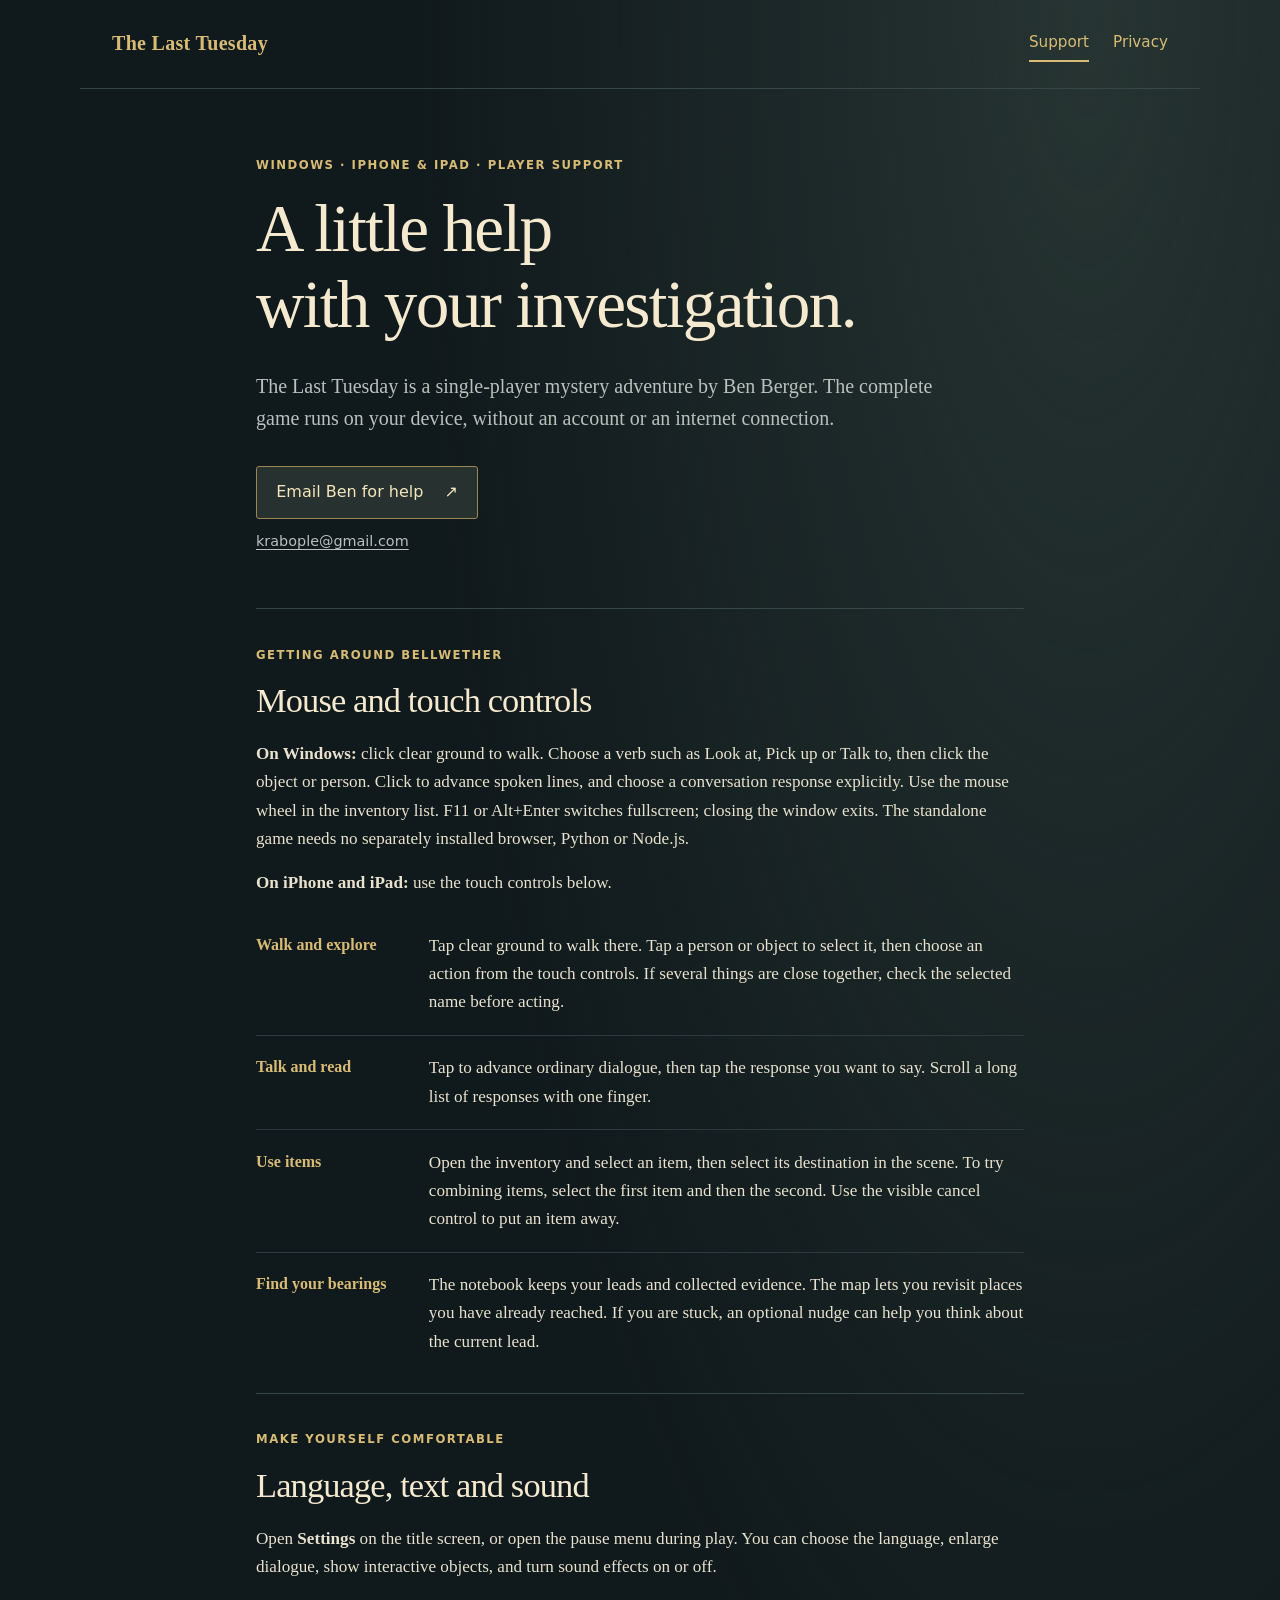
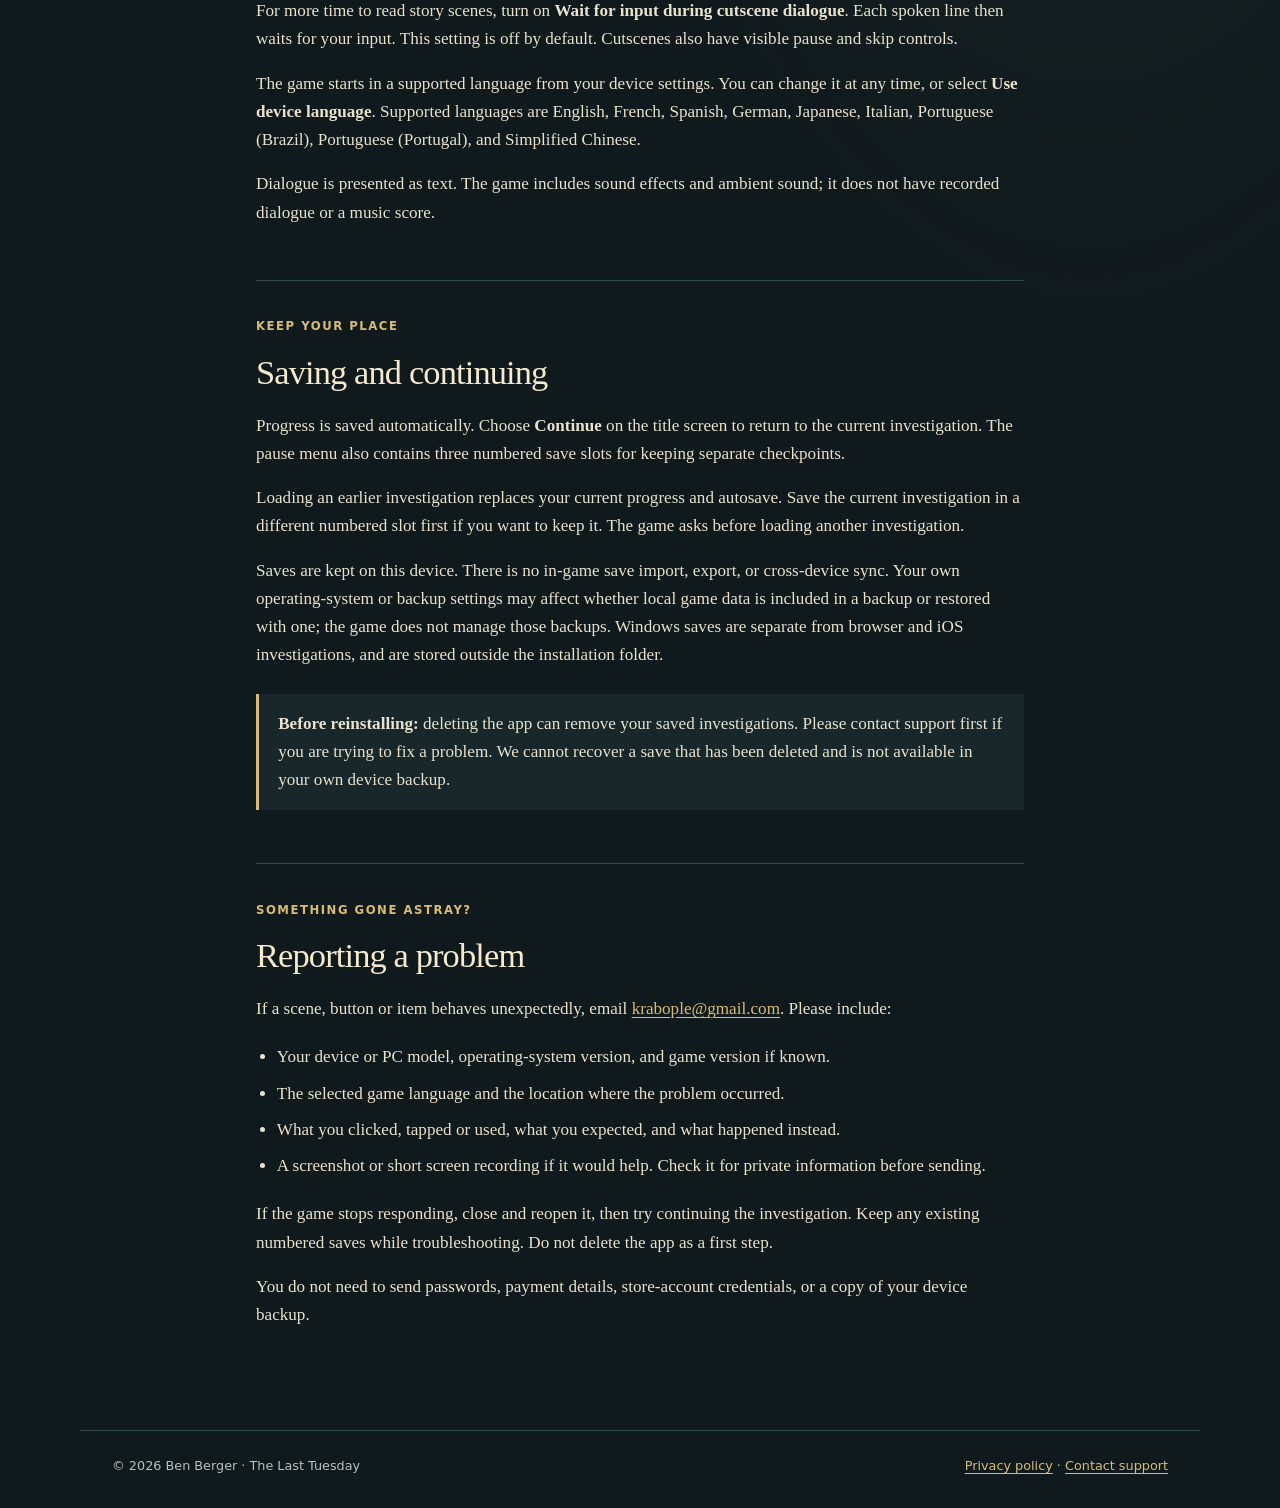
<file: index.html>
<!doctype html>
<html lang="en">
<head>
  <meta charset="utf-8">
  <meta name="viewport" content="width=device-width, initial-scale=1">
  <meta name="description" content="Help and support for The Last Tuesday, the offline mystery adventure for Windows, iPhone and iPad.">
  <meta name="color-scheme" content="dark">
  <title>The Last Tuesday — Support</title>
  <link rel="stylesheet" href="style.css">
</head>
<body>
  <a class="skip" href="#main">Skip to content</a>
  <header class="site-header">
    <a class="brand" href="index.html">The Last Tuesday</a>
    <nav aria-label="Main navigation"><a href="index.html" aria-current="page">Support</a><a href="privacy.html">Privacy</a></nav>
  </header>
  <main id="main">
    <section class="intro">
      <p class="eyebrow">Windows · iPhone &amp; iPad · Player support</p>
      <h1>A little help<br>with your investigation.</h1>
      <p class="lead">The Last Tuesday is a single-player mystery adventure by Ben Berger. The complete game runs on your device, without an account or an internet connection.</p>
      <a class="contact" href="mailto:krabople@gmail.com?subject=The%20Last%20Tuesday%20support">Email Ben for help <span aria-hidden="true">↗</span></a>
      <p class="contact-address"><a href="mailto:krabople@gmail.com">krabople@gmail.com</a></p>
    </section>

    <section aria-labelledby="controls">
      <p class="eyebrow">Getting around Bellwether</p>
      <h2 id="controls">Mouse and touch controls</h2>
      <p><strong>On Windows:</strong> click clear ground to walk. Choose a verb such as Look at, Pick up or Talk to, then click the object or person. Click to advance spoken lines, and choose a conversation response explicitly. Use the mouse wheel in the inventory list. F11 or Alt+Enter switches fullscreen; closing the window exits. The standalone game needs no separately installed browser, Python or Node.js.</p>
      <p><strong>On iPhone and iPad:</strong> use the touch controls below.</p>
      <dl class="help-list">
        <div><dt>Walk and explore</dt><dd>Tap clear ground to walk there. Tap a person or object to select it, then choose an action from the touch controls. If several things are close together, check the selected name before acting.</dd></div>
        <div><dt>Talk and read</dt><dd>Tap to advance ordinary dialogue, then tap the response you want to say. Scroll a long list of responses with one finger.</dd></div>
        <div><dt>Use items</dt><dd>Open the inventory and select an item, then select its destination in the scene. To try combining items, select the first item and then the second. Use the visible cancel control to put an item away.</dd></div>
        <div><dt>Find your bearings</dt><dd>The notebook keeps your leads and collected evidence. The map lets you revisit places you have already reached. If you are stuck, an optional nudge can help you think about the current lead.</dd></div>
      </dl>
    </section>

    <section aria-labelledby="settings">
      <p class="eyebrow">Make yourself comfortable</p>
      <h2 id="settings">Language, text and sound</h2>
      <p>Open <strong>Settings</strong> on the title screen, or open the pause menu during play. You can choose the language, enlarge dialogue, show interactive objects, and turn sound effects on or off.</p>
      <p>For more time to read story scenes, turn on <strong>Wait for input during cutscene dialogue</strong>. Each spoken line then waits for your input. This setting is off by default. Cutscenes also have visible pause and skip controls.</p>
      <p>The game starts in a supported language from your device settings. You can change it at any time, or select <strong>Use device language</strong>. Supported languages are English, French, Spanish, German, Japanese, Italian, Portuguese (Brazil), Portuguese (Portugal), and Simplified Chinese.</p>
      <p>Dialogue is presented as text. The game includes sound effects and ambient sound; it does not have recorded dialogue or a music score.</p>
    </section>

    <section aria-labelledby="saving">
      <p class="eyebrow">Keep your place</p>
      <h2 id="saving">Saving and continuing</h2>
      <p>Progress is saved automatically. Choose <strong>Continue</strong> on the title screen to return to the current investigation. The pause menu also contains three numbered save slots for keeping separate checkpoints.</p>
      <p>Loading an earlier investigation replaces your current progress and autosave. Save the current investigation in a different numbered slot first if you want to keep it. The game asks before loading another investigation.</p>
      <p>Saves are kept on this device. There is no in-game save import, export, or cross-device sync. Your own operating-system or backup settings may affect whether local game data is included in a backup or restored with one; the game does not manage those backups. Windows saves are separate from browser and iOS investigations, and are stored outside the installation folder.</p>
      <p class="note"><strong>Before reinstalling:</strong> deleting the app can remove your saved investigations. Please contact support first if you are trying to fix a problem. We cannot recover a save that has been deleted and is not available in your own device backup.</p>
    </section>

    <section aria-labelledby="problem">
      <p class="eyebrow">Something gone astray?</p>
      <h2 id="problem">Reporting a problem</h2>
      <p>If a scene, button or item behaves unexpectedly, email <a href="mailto:krabople@gmail.com?subject=The%20Last%20Tuesday%20bug%20report">krabople@gmail.com</a>. Please include:</p>
      <ul>
        <li>Your device or PC model, operating-system version, and game version if known.</li>
        <li>The selected game language and the location where the problem occurred.</li>
        <li>What you clicked, tapped or used, what you expected, and what happened instead.</li>
        <li>A screenshot or short screen recording if it would help. Check it for private information before sending.</li>
      </ul>
      <p>If the game stops responding, close and reopen it, then try continuing the investigation. Keep any existing numbered saves while troubleshooting. Do not delete the app as a first step.</p>
      <p>You do not need to send passwords, payment details, store-account credentials, or a copy of your device backup.</p>
    </section>
  </main>
  <footer><p>© 2026 Ben Berger · The Last Tuesday</p><p><a href="privacy.html">Privacy policy</a> · <a href="mailto:krabople@gmail.com">Contact support</a></p></footer>
</body>
</html>
</file>
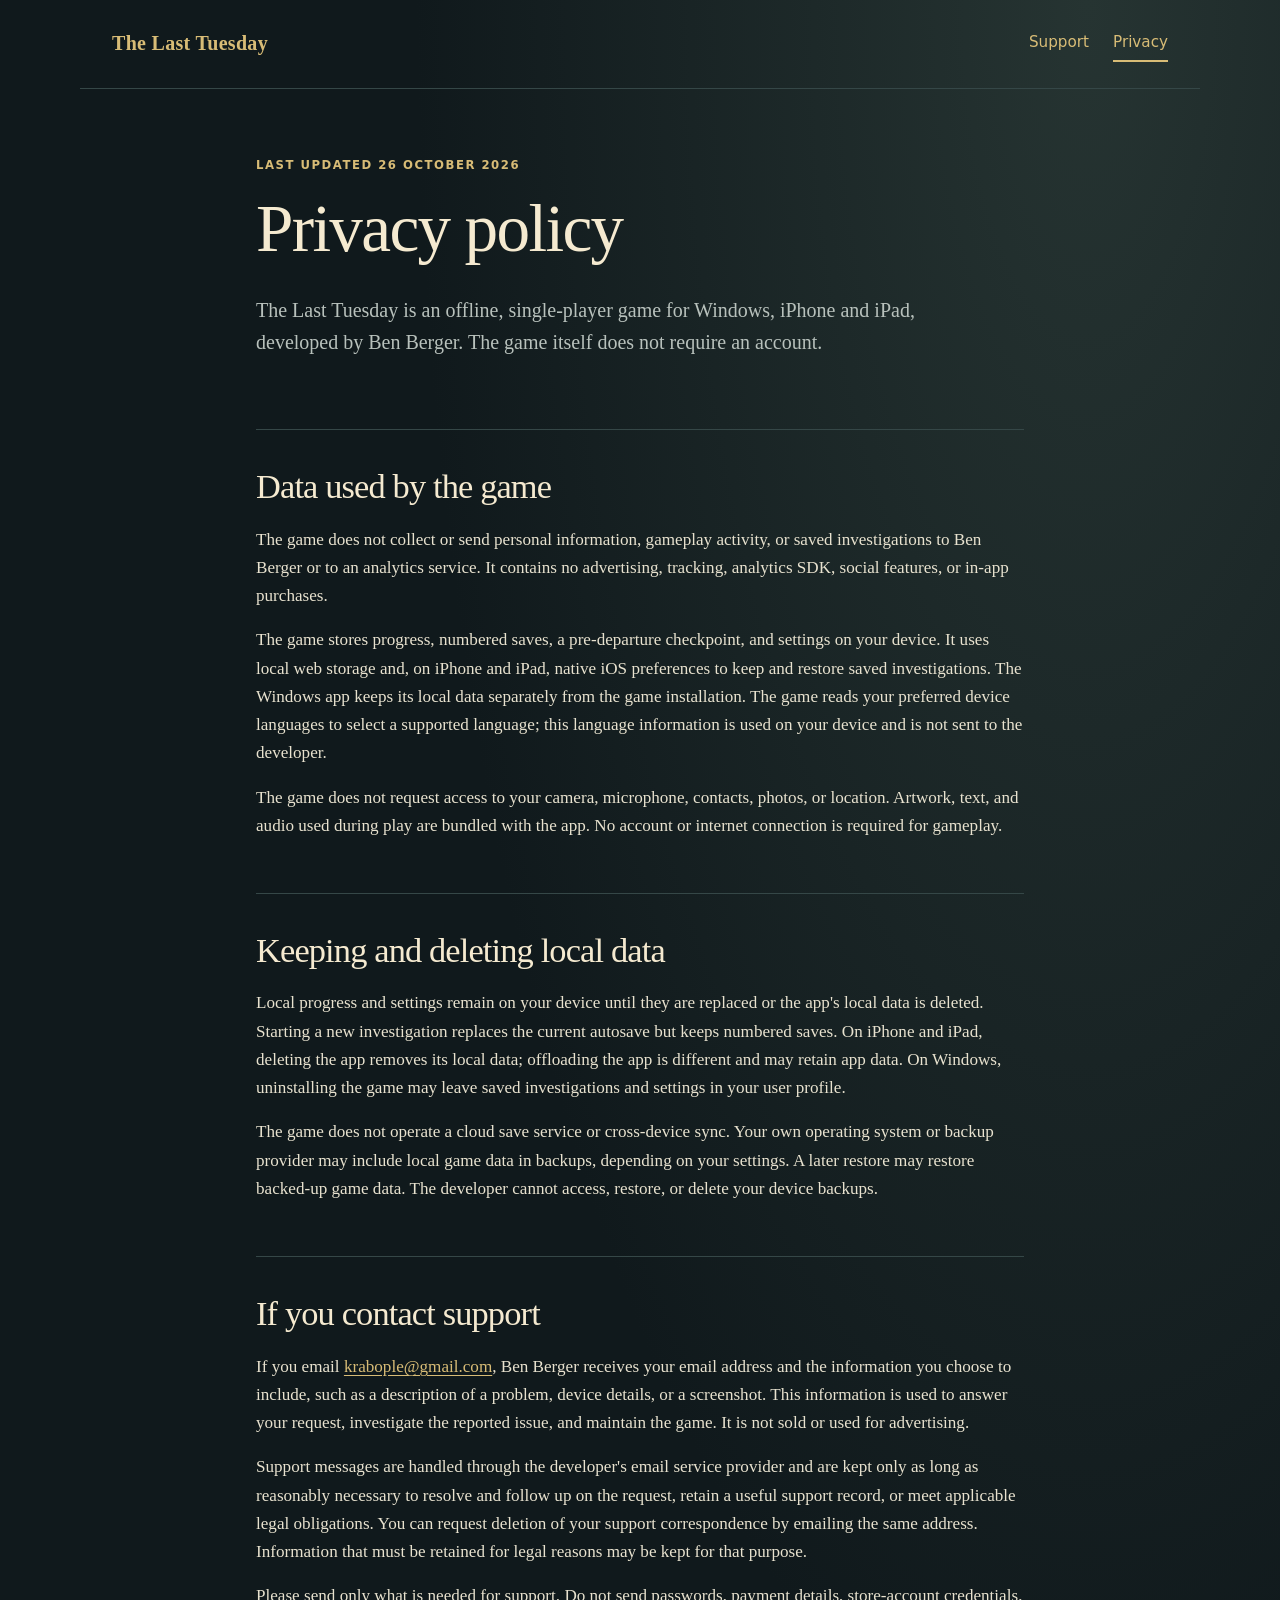
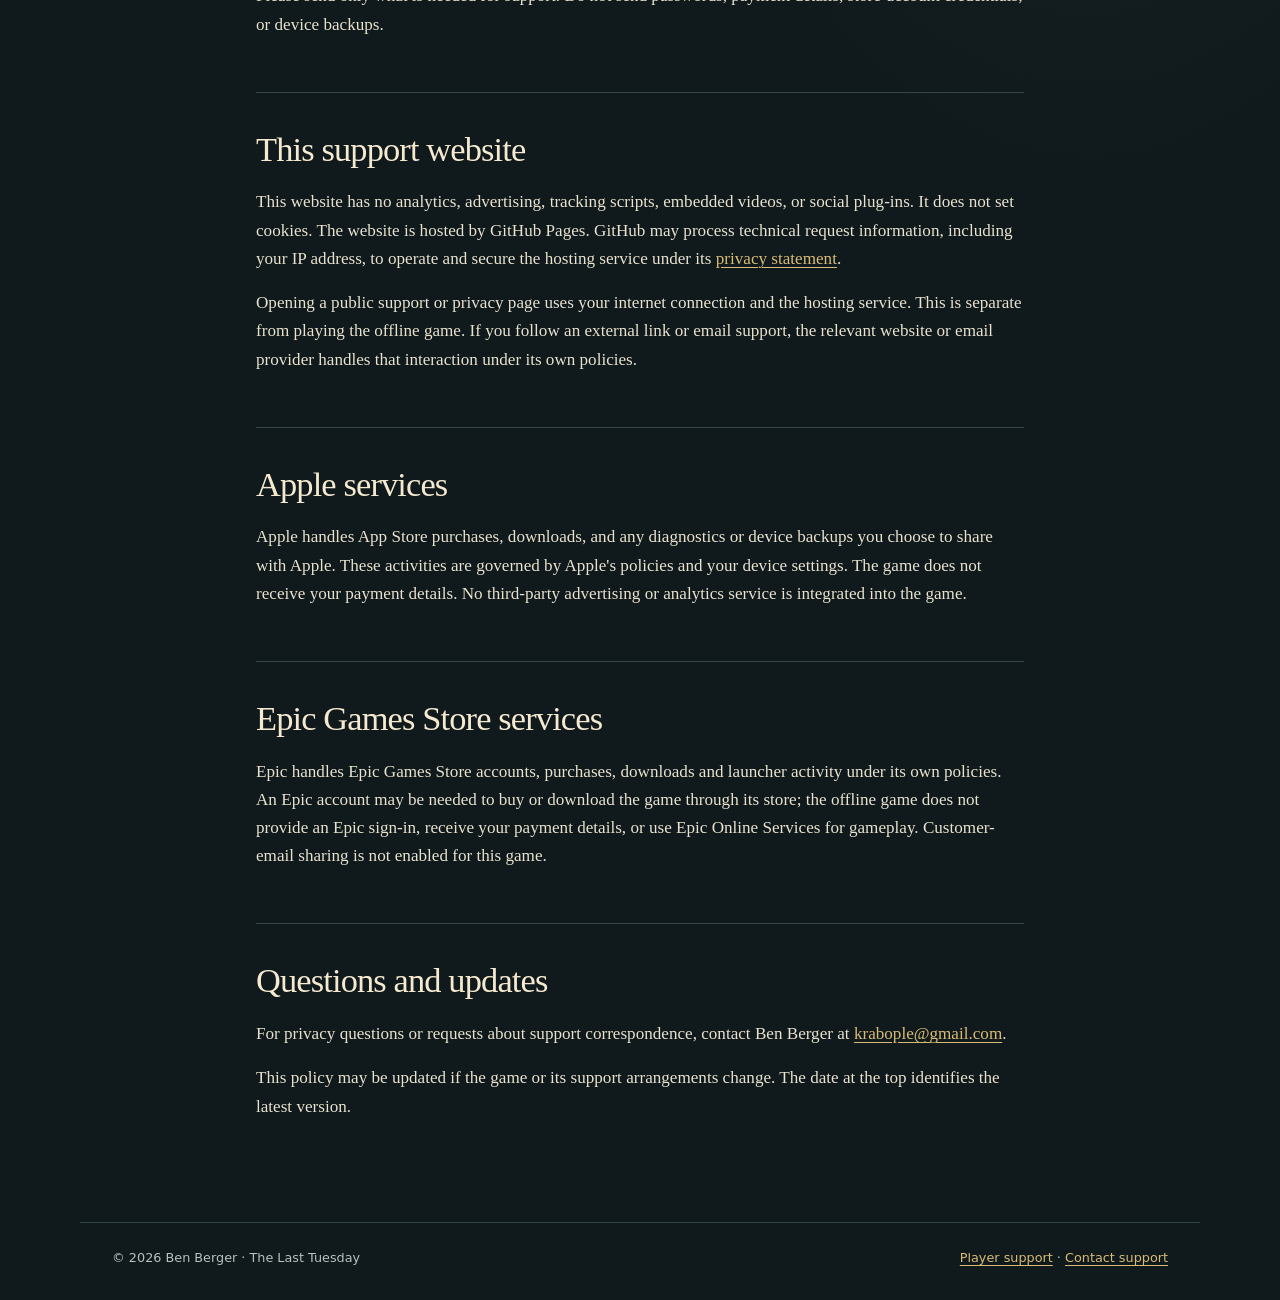
<file: privacy.html>
<!doctype html>
<html lang="en">
<head>
  <meta charset="utf-8">
  <meta name="viewport" content="width=device-width, initial-scale=1">
  <meta name="description" content="Privacy policy for The Last Tuesday for Windows, iPhone and iPad.">
  <meta name="color-scheme" content="dark">
  <title>The Last Tuesday — Privacy policy</title>
  <link rel="stylesheet" href="style.css">
</head>
<body>
  <a class="skip" href="#main">Skip to content</a>
  <header class="site-header">
    <a class="brand" href="index.html">The Last Tuesday</a>
    <nav aria-label="Main navigation"><a href="index.html">Support</a><a href="privacy.html" aria-current="page">Privacy</a></nav>
  </header>
  <main id="main">
    <section class="intro">
      <p class="eyebrow">Last updated 26 October 2026</p>
      <h1>Privacy policy</h1>
      <p class="lead">The Last Tuesday is an offline, single-player game for Windows, iPhone and iPad, developed by Ben Berger. The game itself does not require an account.</p>
    </section>

    <section aria-labelledby="game-data">
      <h2 id="game-data">Data used by the game</h2>
      <p>The game does not collect or send personal information, gameplay activity, or saved investigations to Ben Berger or to an analytics service. It contains no advertising, tracking, analytics SDK, social features, or in-app purchases.</p>
      <p>The game stores progress, numbered saves, a pre-departure checkpoint, and settings on your device. It uses local web storage and, on iPhone and iPad, native iOS preferences to keep and restore saved investigations. The Windows app keeps its local data separately from the game installation. The game reads your preferred device languages to select a supported language; this language information is used on your device and is not sent to the developer.</p>
      <p>The game does not request access to your camera, microphone, contacts, photos, or location. Artwork, text, and audio used during play are bundled with the app. No account or internet connection is required for gameplay.</p>
    </section>

    <section aria-labelledby="retention">
      <h2 id="retention">Keeping and deleting local data</h2>
      <p>Local progress and settings remain on your device until they are replaced or the app's local data is deleted. Starting a new investigation replaces the current autosave but keeps numbered saves. On iPhone and iPad, deleting the app removes its local data; offloading the app is different and may retain app data. On Windows, uninstalling the game may leave saved investigations and settings in your user profile.</p>
      <p>The game does not operate a cloud save service or cross-device sync. Your own operating system or backup provider may include local game data in backups, depending on your settings. A later restore may restore backed-up game data. The developer cannot access, restore, or delete your device backups.</p>
    </section>

    <section aria-labelledby="support-email">
      <h2 id="support-email">If you contact support</h2>
      <p>If you email <a href="mailto:krabople@gmail.com">krabople@gmail.com</a>, Ben Berger receives your email address and the information you choose to include, such as a description of a problem, device details, or a screenshot. This information is used to answer your request, investigate the reported issue, and maintain the game. It is not sold or used for advertising.</p>
      <p>Support messages are handled through the developer's email service provider and are kept only as long as reasonably necessary to resolve and follow up on the request, retain a useful support record, or meet applicable legal obligations. You can request deletion of your support correspondence by emailing the same address. Information that must be retained for legal reasons may be kept for that purpose.</p>
      <p>Please send only what is needed for support. Do not send passwords, payment details, store-account credentials, or device backups.</p>
    </section>

    <section aria-labelledby="website">
      <h2 id="website">This support website</h2>
      <p>This website has no analytics, advertising, tracking scripts, embedded videos, or social plug-ins. It does not set cookies. The website is hosted by GitHub Pages. GitHub may process technical request information, including your IP address, to operate and secure the hosting service under its <a href="https://docs.github.com/en/site-policy/privacy-policies/github-general-privacy-statement">privacy statement</a>.</p>
      <p>Opening a public support or privacy page uses your internet connection and the hosting service. This is separate from playing the offline game. If you follow an external link or email support, the relevant website or email provider handles that interaction under its own policies.</p>
    </section>

    <section aria-labelledby="apple">
      <h2 id="apple">Apple services</h2>
      <p>Apple handles App Store purchases, downloads, and any diagnostics or device backups you choose to share with Apple. These activities are governed by Apple's policies and your device settings. The game does not receive your payment details. No third-party advertising or analytics service is integrated into the game.</p>
    </section>

    <section aria-labelledby="epic">
      <h2 id="epic">Epic Games Store services</h2>
      <p>Epic handles Epic Games Store accounts, purchases, downloads and launcher activity under its own policies. An Epic account may be needed to buy or download the game through its store; the offline game does not provide an Epic sign-in, receive your payment details, or use Epic Online Services for gameplay. Customer-email sharing is not enabled for this game.</p>
    </section>

    <section aria-labelledby="contact">
      <h2 id="contact">Questions and updates</h2>
      <p>For privacy questions or requests about support correspondence, contact Ben Berger at <a href="mailto:krabople@gmail.com">krabople@gmail.com</a>.</p>
      <p>This policy may be updated if the game or its support arrangements change. The date at the top identifies the latest version.</p>
    </section>
  </main>
  <footer><p>© 2026 Ben Berger · The Last Tuesday</p><p><a href="index.html">Player support</a> · <a href="mailto:krabople@gmail.com">Contact support</a></p></footer>
</body>
</html>
</file>
<file: style.css>
:root{color-scheme:dark;font-family:Georgia,'Times New Roman',serif;background:#10191c;color:#e8e2cf;font-synthesis:none;--gold:#d8bc76;--muted:#b8c1bc;--border:#354747;--panel:#18272a}
*{box-sizing:border-box}
body{margin:0;background:radial-gradient(ellipse at 85% 0,#263432 0,transparent 42rem),#10191c;line-height:1.65}
a{color:var(--gold);text-underline-offset:.2em;text-decoration-thickness:1px}
a:hover{color:#fff0be}
a:focus-visible{outline:3px solid var(--gold);outline-offset:5px;border-radius:2px}
.skip{position:absolute;left:1rem;top:-5rem;z-index:2;padding:.5rem 1rem;background:#10191c}
.skip:focus{top:1rem}
.site-header{max-width:70rem;margin:auto;padding:1.6rem 2rem;display:flex;align-items:center;justify-content:space-between;gap:1.5rem;border-bottom:1px solid var(--border)}
.brand{font-size:1.25rem;font-weight:bold;text-decoration:none;letter-spacing:.015em}
nav{display:flex;gap:1.5rem;font-family:system-ui,sans-serif;font-size:.95rem}
nav a{text-decoration:none;padding:.3rem 0}
nav a[aria-current]{border-bottom:2px solid var(--gold)}
main{max-width:52rem;margin:auto;padding:0 2rem 3rem}
section{padding:2.3rem 0;border-top:1px solid var(--border)}
.intro{border-top:0;padding:4.2rem 0 3.4rem}
.eyebrow{font-family:system-ui,sans-serif;font-size:.73rem;font-weight:650;letter-spacing:.13em;text-transform:uppercase;color:var(--gold);margin:0 0 1rem}
h1,h2{font-weight:normal;line-height:1.13;color:#f5ead0;letter-spacing:-.025em}
h1{font-size:clamp(2.5rem,6vw,4.2rem);margin:0 0 1.7rem}
h2{font-size:clamp(1.75rem,4vw,2.15rem);margin:0 0 1.25rem}
p,dd,li{font-size:1.07rem}
p{margin:1rem 0}
.lead{font-size:1.25rem;line-height:1.6;color:var(--muted);max-width:43rem}
.contact{display:inline-block;margin-top:1rem;padding:.75rem 1.2rem;border:1px solid #9f8754;background:#263130;color:#f6e6bb;text-decoration:none;font-family:system-ui,sans-serif;font-size:1rem;border-radius:3px}
.contact span{padding-left:1rem}
.contact-address{font-family:system-ui,sans-serif;font-size:.9rem;margin:.7rem 0 0}
.contact-address a{color:var(--muted)}
.help-list{margin:0}
.help-list>div{display:grid;grid-template-columns:9.5rem 1fr;gap:1.3rem;padding:1.15rem 0;border-bottom:1px solid #2b3b3d}
.help-list>div:last-child{border:0;padding-bottom:0}
dt{font-weight:bold;color:var(--gold)}
dd{margin:0}
.note{background:var(--panel);border-left:3px solid var(--gold);padding:1rem 1.2rem;margin-top:1.5rem}
ul{padding-left:1.3rem}
li{padding:.25rem 0}
footer{max-width:70rem;margin:auto;padding:1.5rem 2rem 2rem;border-top:1px solid var(--border);display:flex;justify-content:space-between;gap:1rem;color:var(--muted);font-family:system-ui,sans-serif}
footer p{font-size:.8rem;margin:0}
@media(max-width:560px){.site-header{padding:1.2rem;align-items:flex-start;flex-direction:column;gap:.7rem}main{padding:0 1.2rem 2rem}.intro{padding:2.8rem 0 2.3rem}.help-list>div{grid-template-columns:1fr;gap:.3rem}footer{padding:1.4rem 1.2rem;flex-direction:column;gap:.5rem}section{padding:1.8rem 0}p,dd,li{font-size:1rem}}
</file>
